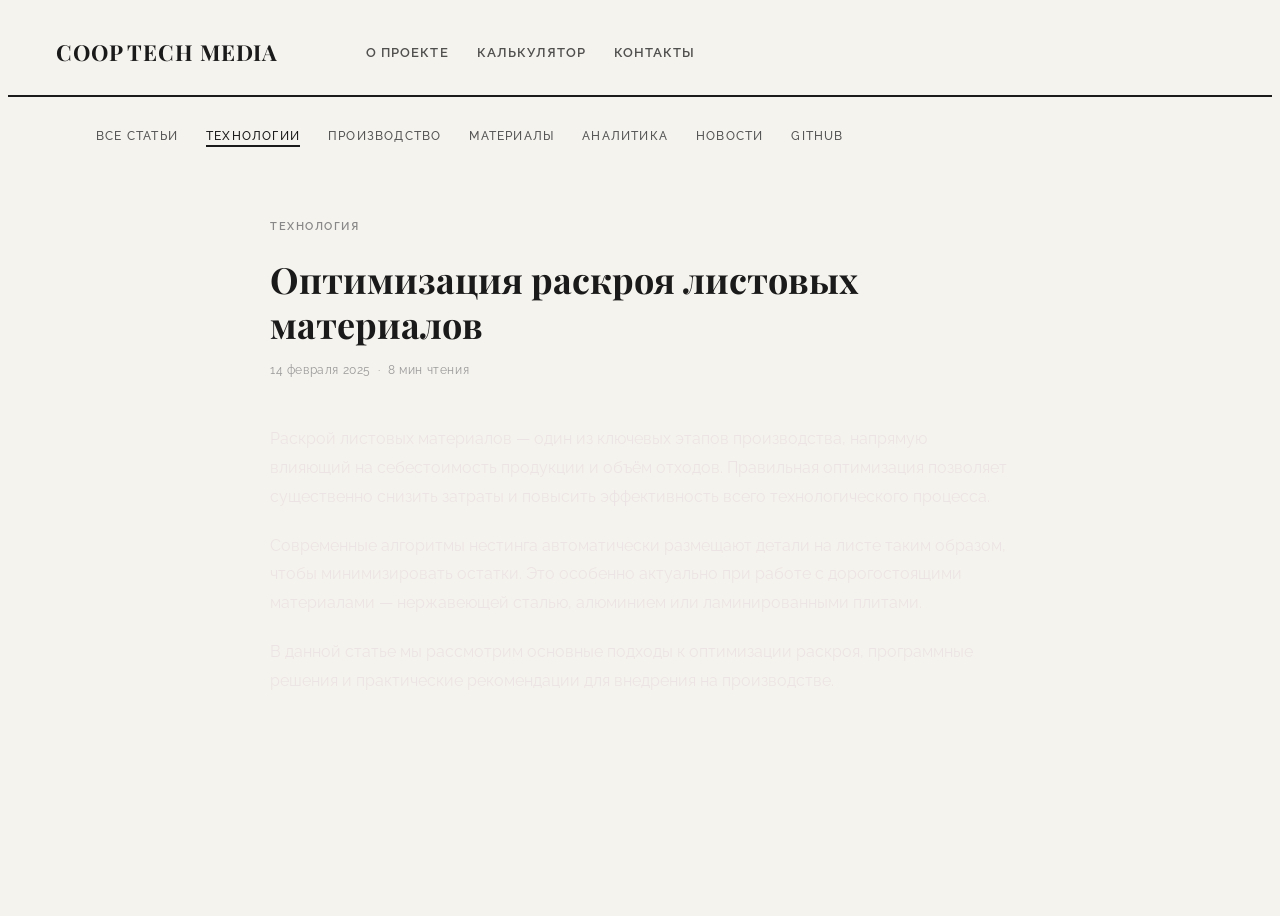
<file: index.html>
<!DOCTYPE html>
<html lang="ru">
<head>
  <meta charset="UTF-8" />
  <meta name="viewport" content="width=device-width, initial-scale=1.0"/>
  <title>Coop Tech Media</title>
  <link rel="stylesheet" href="style.css" />
</head>
<body>

<nav class="top-nav">
  <a class="logo" href="#">COOP TECH MEDIA</a>
  <ul class="top-nav-links">
    <li><a href="index.html">О проекте</a></li>
    <li><a href="calculator.html" class="active">Калькулятор</a></li>
    <li><a href="contacts.html">Контакты</a></li>
  </ul>
</nav>

<div class="divider"></div>

<nav class="sub-nav">
  <ul class="sub-nav-links">
    <li><a href="#">Все статьи</a></li>
    <li><a href="#" class="active">Технологии</a></li>
    <li><a href="#">Производство</a></li>
    <li><a href="#">Материалы</a></li>
    <li><a href="#">Аналитика</a></li>
    <li><a href="#">Новости</a></li>
    <li><a href="https://github.com/GibertyMilov/NAP_course_2026/tree/Lab_1">Github</a></li> 
  </ul>
</nav>

<main class="page active" id="page-main">

  <div class="article-header">
    <div class="article-tag">Технология</div>
    <h1 class="article-title">Оптимизация раскроя листовых материалов</h1>
    <div class="article-meta">14 февраля 2025 &nbsp;·&nbsp; 8 мин чтения</div>
  </div>

  <div class="article-body">
    <p>
      Раскрой листовых материалов — один из ключевых этапов производства, напрямую влияющий на себестоимость продукции и объём отходов. Правильная оптимизация позволяет существенно снизить затраты и повысить эффективность всего технологического процесса.
    </p>
    <p>
      Современные алгоритмы нестинга автоматически размещают детали на листе таким образом, чтобы минимизировать остатки. Это особенно актуально при работе с дорогостоящими материалами — нержавеющей сталью, алюминием или ламинированными плитами.
    </p>
    <p>
      В данной статье мы рассмотрим основные подходы к оптимизации раскроя, программные решения и практические рекомендации для внедрения на производстве.
    </p>
  </div>

</main>
</body>
</html>
</file>
<file: style.css>
@import url('https://fonts.googleapis.com/css2?family=Playfair+Display:wght@700&family=Raleway:wght@400;500;600&display=swap');

body {
  font-family: 'Raleway', sans-serif;
  background: #f5f3ee;
  color: #1a1a1a;
  min-height: 100vh;
}


.top-nav {
  display: flex;
  align-items: center;
  padding: 18px 48px;
  gap: 36px;
  background: #f5f3 ee;
}

.logo {
  font-family: 'Playfair Display', serif;
  font-size: 22px;
  font-weight: 700;
  letter-spacing: 0.04em;
  color: #1a1a1a;
  text-decoration: none;
  white-space: nowrap;
  margin-right: 12px; 
}

.top-nav-links {
  display: flex;
  gap: 28px;
  list-style: none;
}

.top-nav-links a {
  font-size: 13px;
  font-weight: 600;
  letter-spacing: 0.08em;
  text-transform: uppercase;
  color: #1a1a1a;
  text-decoration: none;
  opacity: 0.75;
}

.divider {
  width: 100%;
  height: 2px;
  background: #1a1a1a;
}


.sub-nav {
  display: flex;
  align-items: center;
  padding: 12px 48px;
  gap: 32px;
  background: #f5f3ee;
}

.sub-nav-links {
  display: flex;
  gap: 28px;
  list-style: none;
}

.sub-nav-links-github{
    display: flex;
    list-style: none;
    align-items: center;
    font-size: 50px;
    text-decoration: none;
}

.sub-nav-links a {
  font-size: 12px;
  font-weight: 500;
  letter-spacing: 0.1em;
  text-transform: uppercase;
  color: #555;
  text-decoration: none;
  transition: color 0.2s;
  cursor: pointer;
}

.sub-nav-links .active {
  color: #1a1a1a;
  border-bottom: 2px solid #1a1a1a;
  padding-bottom: 2px;
}


.page.active { 
  display: flex; 
  flex-direction: column; 
  align-items: center; 
  padding: 48px 48px 64px; 
  gap: 32px; 
}


.article-header {
  max-width: 740px;
  width: 100%;
  text-align: left;
}

.article-tag {
  font-size: 11px;
  font-weight: 600;
  letter-spacing: 0.14em;
  text-transform: uppercase;
  color: #888;
  margin-bottom: 14px;
}

.article-title {
  font-family: 'Playfair Display', serif;
  font-size: 36px;
  line-height: 1.25;
  color: #1a1a1a;
  margin-bottom: 16px;
}

.article-meta {
  font-size: 12px;
  color: #999;
  letter-spacing: 0.05em;
}


.article-body {
  max-width: 740px;
  width: 100%;
  font-size: 16px;
  line-height: 1.8;
  color: #ece4e4;
}
.article-body p { margin-bottom: 20px; }

.calc-page {
  padding: 48px 48px 64px;
}

.calc-page {
  display: flex;
  flex-direction: column;
  align-items: center;
  padding: 48px 48px 64px;
}

.calc-wrapper {
  background: #1a1a1a;
  border-radius: 20px;
  padding: 24px;
  width: 320px;
  box-shadow: 0 24px 64px rgba(0,0,0,0.25);
}

.calc-display {
  background: #2c2c2c;
  border-radius: 12px;
  padding: 20px 20px 12px;
  margin-bottom: 20px;
  text-align: right;
}

.calc-display .current-val {
  font-family: 'Playfair Display', serif;
  font-size: 42px;
  color: #f5f3ee;
  letter-spacing: -0.02em;
}

.history-text {
    font-size: 11px;
    color: #aaaaaa;       
    margin-bottom: 8px;
    min-height: 32px;
    word-break: break-all;
}

.calc-row {
  display: grid;
  grid-template-columns: repeat(4, 1fr);
  gap: 10px;
  margin-bottom: 10px;
}

.calc-btn {
  border: none;
  border-radius: 10px;
  padding: 18px 0;
  font-family: 'Raleway', sans-serif;
  font-size: 16px;
  font-weight: 600;
  cursor: pointer;
  transition: filter 0.15s, transform 0.1s;
}


.calc-btn:active { transform: scale(0.97); }

.calc-btn.digit  { background: #3a3a3a; color: #f5f3ee; }
.calc-btn.op     { background: #555;    color: #f5f3ee; }
.calc-btn.accent { background: #e8a045; color: #fff; }
.calc-btn.equal  { background: #e8a045; color: #fff; grid-column: span 2; }

.calc-select {
  background: #3a3a3a;
  color: #f5f3ee;
  border: none;
  border-radius: 10px;
  padding: 12px 10px;
  font-family: 'Raleway', sans-serif;
  font-size: 13px;
  font-weight: 600;
  cursor: pointer;
  width: 100%;
}
</file>
